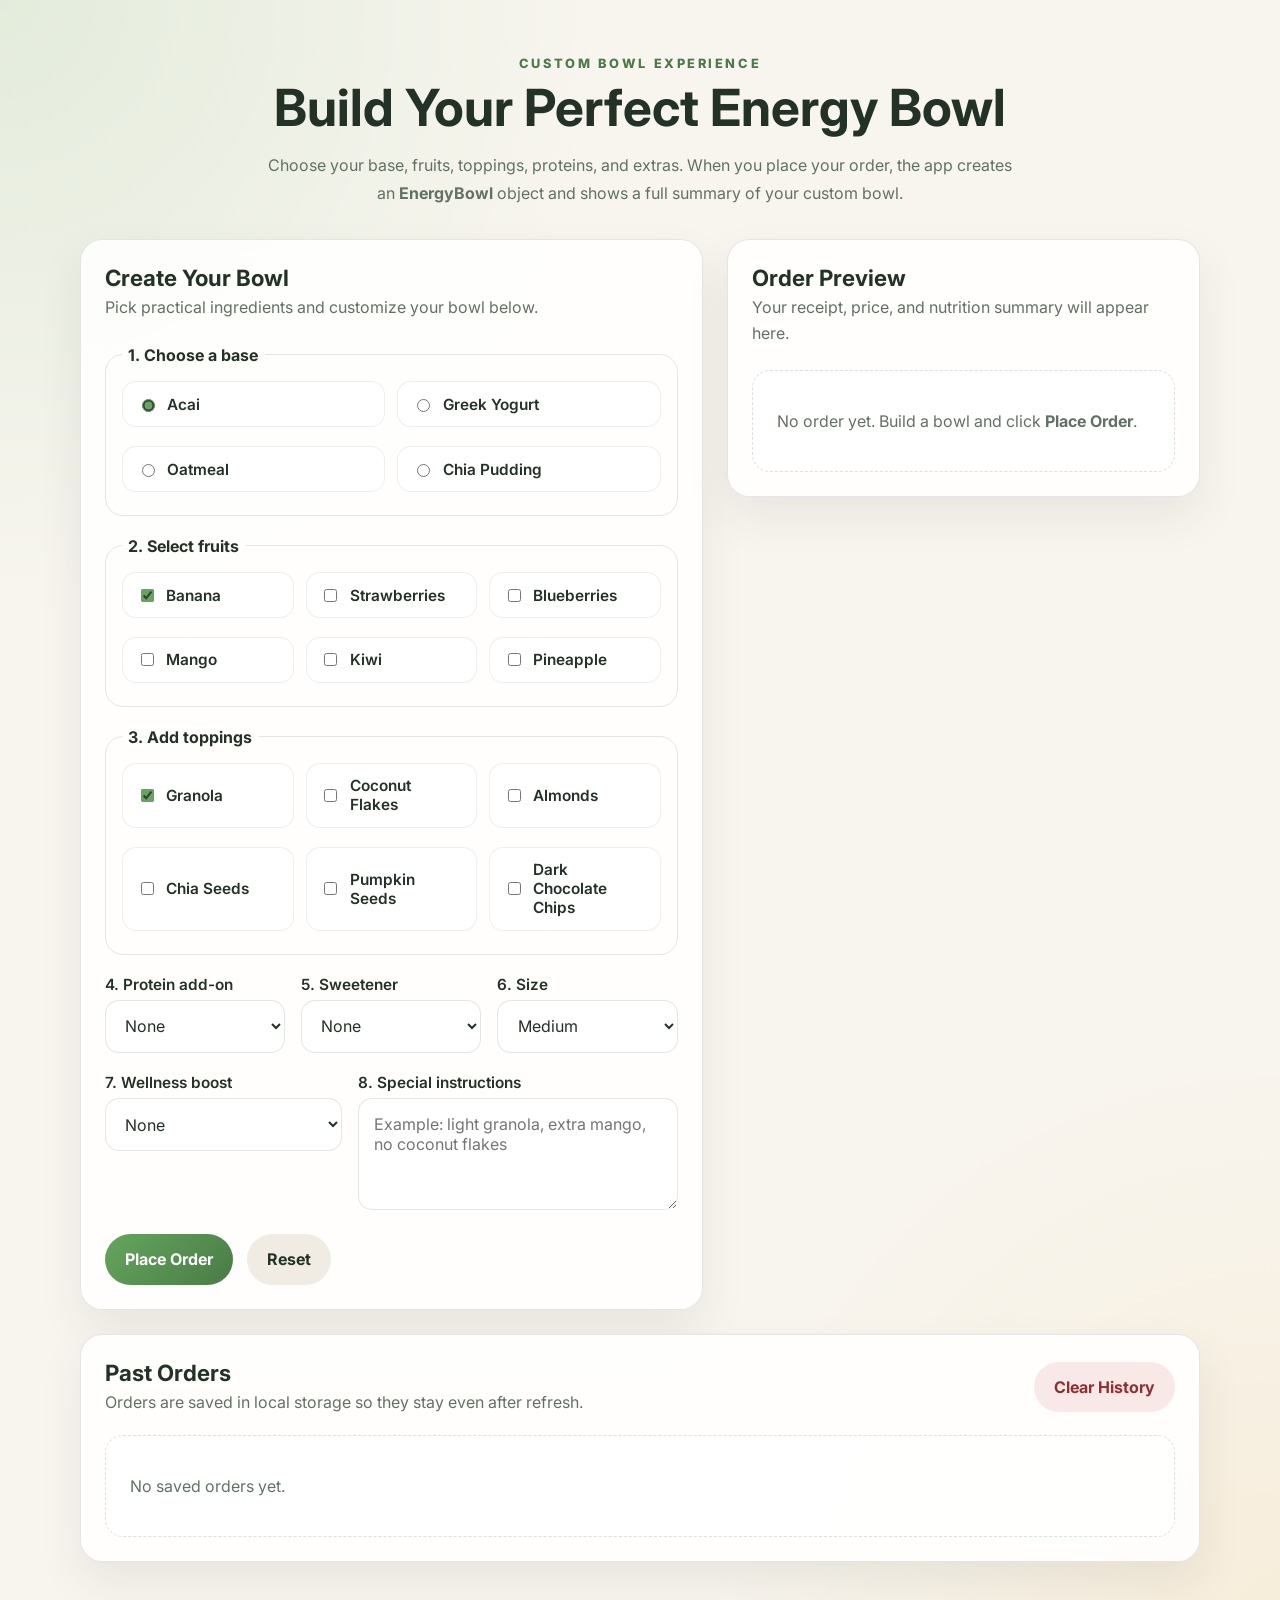
<file: index.html>
<!DOCTYPE html>
<html lang="en">
<head>
  <meta charset="UTF-8" />
  <meta name="viewport" content="width=device-width, initial-scale=1.0" />
  <title>Energy Bowl Builder</title>
  <link rel="preconnect" href="https://fonts.googleapis.com" />
  <link rel="preconnect" href="https://fonts.gstatic.com" crossorigin />
  <link href="https://fonts.googleapis.com/css2?family=Inter:wght@400;500;600;700;800&display=swap" rel="stylesheet" />
  <link rel="stylesheet" href="styles.css" />
</head>
<body>
  <header class="hero">
    <div class="hero__content wrapper">
      <p class="eyebrow">Custom Bowl Experience</p>
      <h1>Build Your Perfect Energy Bowl</h1>
      <p class="hero__text">
        Choose your base, fruits, toppings, proteins, and extras. When you place your order,
        the app creates an <strong>EnergyBowl</strong> object and shows a full summary of your custom bowl.
      </p>
    </div>
  </header>

  <main class="wrapper main-grid">
    <section class="panel form-panel" aria-labelledby="order-form-heading">
      <div class="panel__header">
        <h2 id="order-form-heading">Create Your Bowl</h2>
        <p>Pick practical ingredients and customize your bowl below.</p>
      </div>

      <form id="bowlForm" class="order-form">
        <fieldset>
          <legend>1. Choose a base</legend>
          <div class="options-grid options-grid--two">
            <label class="choice-card">
              <input type="radio" name="base" value="Acai" checked />
              <span>Acai</span>
            </label>
            <label class="choice-card">
              <input type="radio" name="base" value="Greek Yogurt" />
              <span>Greek Yogurt</span>
            </label>
            <label class="choice-card">
              <input type="radio" name="base" value="Oatmeal" />
              <span>Oatmeal</span>
            </label>
            <label class="choice-card">
              <input type="radio" name="base" value="Chia Pudding" />
              <span>Chia Pudding</span>
            </label>
          </div>
        </fieldset>

        <fieldset>
          <legend>2. Select fruits</legend>
          <div class="options-grid">
            <label><input type="checkbox" name="fruits" value="Banana" checked /> Banana</label>
            <label><input type="checkbox" name="fruits" value="Strawberries" /> Strawberries</label>
            <label><input type="checkbox" name="fruits" value="Blueberries" /> Blueberries</label>
            <label><input type="checkbox" name="fruits" value="Mango" /> Mango</label>
            <label><input type="checkbox" name="fruits" value="Kiwi" /> Kiwi</label>
            <label><input type="checkbox" name="fruits" value="Pineapple" /> Pineapple</label>
          </div>
        </fieldset>

        <fieldset>
          <legend>3. Add toppings</legend>
          <div class="options-grid">
            <label><input type="checkbox" name="toppings" value="Granola" checked /> Granola</label>
            <label><input type="checkbox" name="toppings" value="Coconut Flakes" /> Coconut Flakes</label>
            <label><input type="checkbox" name="toppings" value="Almonds" /> Almonds</label>
            <label><input type="checkbox" name="toppings" value="Chia Seeds" /> Chia Seeds</label>
            <label><input type="checkbox" name="toppings" value="Pumpkin Seeds" /> Pumpkin Seeds</label>
            <label><input type="checkbox" name="toppings" value="Dark Chocolate Chips" /> Dark Chocolate Chips</label>
          </div>
        </fieldset>

        <div class="form-row three-col">
          <div>
            <label for="protein">4. Protein add-on</label>
            <select id="protein" name="protein">
              <option value="None">None</option>
              <option value="Vanilla Protein">Vanilla Protein</option>
              <option value="Chocolate Protein">Chocolate Protein</option>
              <option value="Peanut Butter">Peanut Butter</option>
              <option value="Almond Butter">Almond Butter</option>
            </select>
          </div>

          <div>
            <label for="sweetener">5. Sweetener</label>
            <select id="sweetener" name="sweetener">
              <option value="None">None</option>
              <option value="Honey">Honey</option>
              <option value="Maple Syrup">Maple Syrup</option>
              <option value="Agave">Agave</option>
              <option value="Stevia">Stevia</option>
            </select>
          </div>

          <div>
            <label for="size">6. Size</label>
            <select id="size" name="size">
              <option value="Small">Small</option>
              <option value="Medium" selected>Medium</option>
              <option value="Large">Large</option>
            </select>
          </div>
        </div>

        <div class="form-row two-col">
          <div>
            <label for="boost">7. Wellness boost</label>
            <select id="boost" name="boost">
              <option value="None">None</option>
              <option value="Matcha">Matcha</option>
              <option value="Collagen">Collagen</option>
              <option value="Flax">Flax</option>
              <option value="Cacao Nibs">Cacao Nibs</option>
            </select>
          </div>

          <div>
            <label for="instructions">8. Special instructions</label>
            <textarea id="instructions" name="instructions" rows="4" placeholder="Example: light granola, extra mango, no coconut flakes"></textarea>
          </div>
        </div>

        <div class="button-row">
          <button type="submit" class="btn btn--primary">Place Order</button>
          <button type="reset" class="btn btn--secondary" id="resetBtn">Reset</button>
        </div>
      </form>
    </section>

    <aside class="panel output-panel" aria-labelledby="receipt-heading">
      <div class="panel__header">
        <h2 id="receipt-heading">Order Preview</h2>
        <p>Your receipt, price, and nutrition summary will appear here.</p>
      </div>

      <div id="orderOutput" class="empty-state">
        <p>No order yet. Build a bowl and click <strong>Place Order</strong>.</p>
      </div>
    </aside>
  </main>

  <section class="wrapper history-section">
    <div class="panel">
      <div class="panel__header history-header">
        <div>
          <h2>Past Orders</h2>
          <p>Orders are saved in local storage so they stay even after refresh.</p>
        </div>
        <button class="btn btn--danger" id="clearHistoryBtn" type="button">Clear History</button>
      </div>
      <div id="pastOrders" class="history-list empty-state">
        <p>No saved orders yet.</p>
      </div>
    </div>
  </section>

  <script src="script.js"></script>
</body>
</html>
</file>
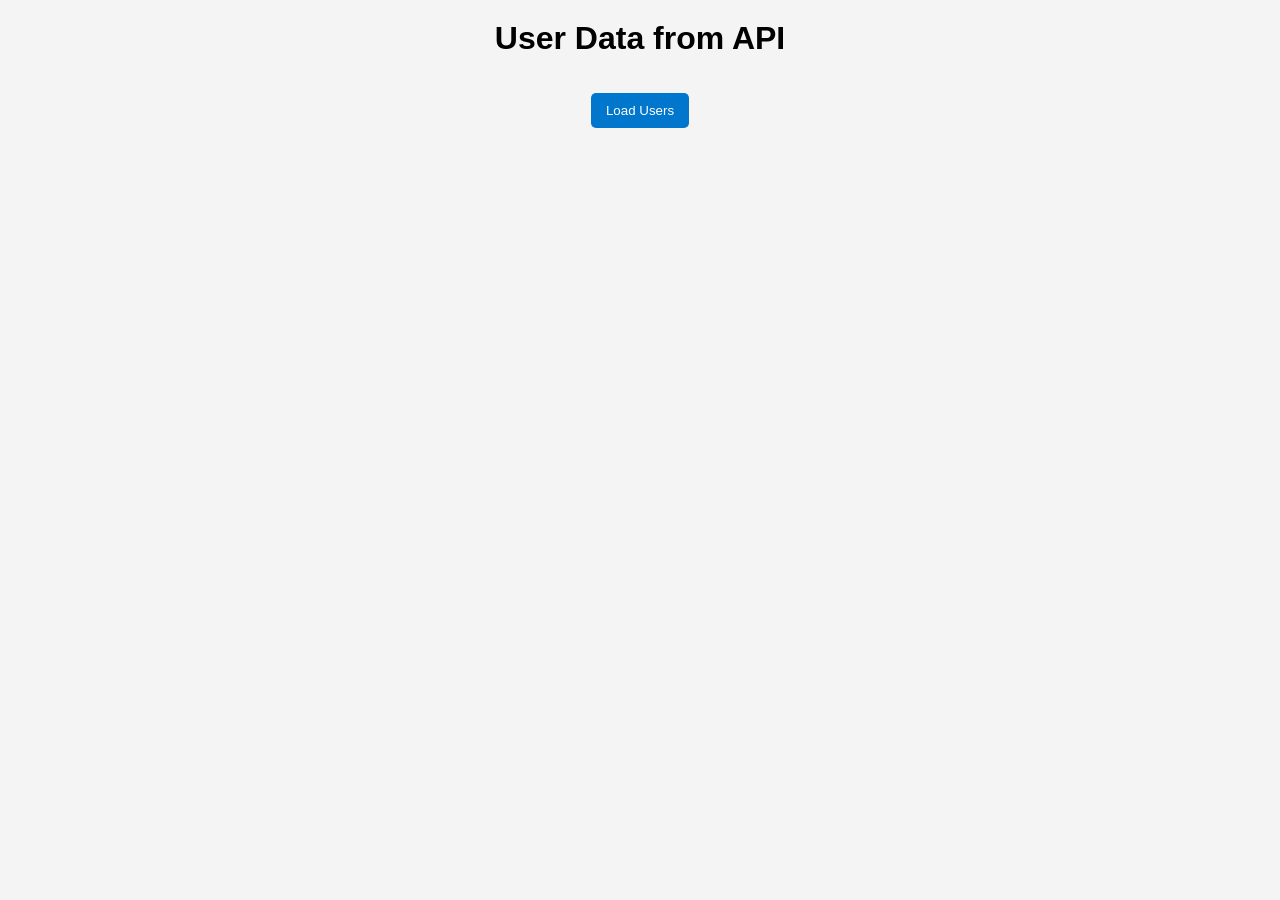
<file: Assignment4-Third Party API's/index.html>
<!-- Initial commit: create basic HTML structure for API project -->
<!DOCTYPE html>
<html lang="en">

<head>
    <!-- Add meta charset -->
    <meta charset="UTF-8">

    <!-- Add page title -->
    <title>API Demo - Users</title>

    <!-- Link CSS file -->
    <link rel="stylesheet" href="style.css">
</head>

<body>

    <!-- Add main heading -->
    <h1>User Data from API</h1>

    <!-- Add button to fetch API data -->
    <button onclick="getUsers()">Load Users</button>

    <!-- Container for displaying API data -->
    <div id="userContainer"></div>

    <!-- Link JavaScript file -->
    <script src="script.js"></script>

</body>

</html>
</file>
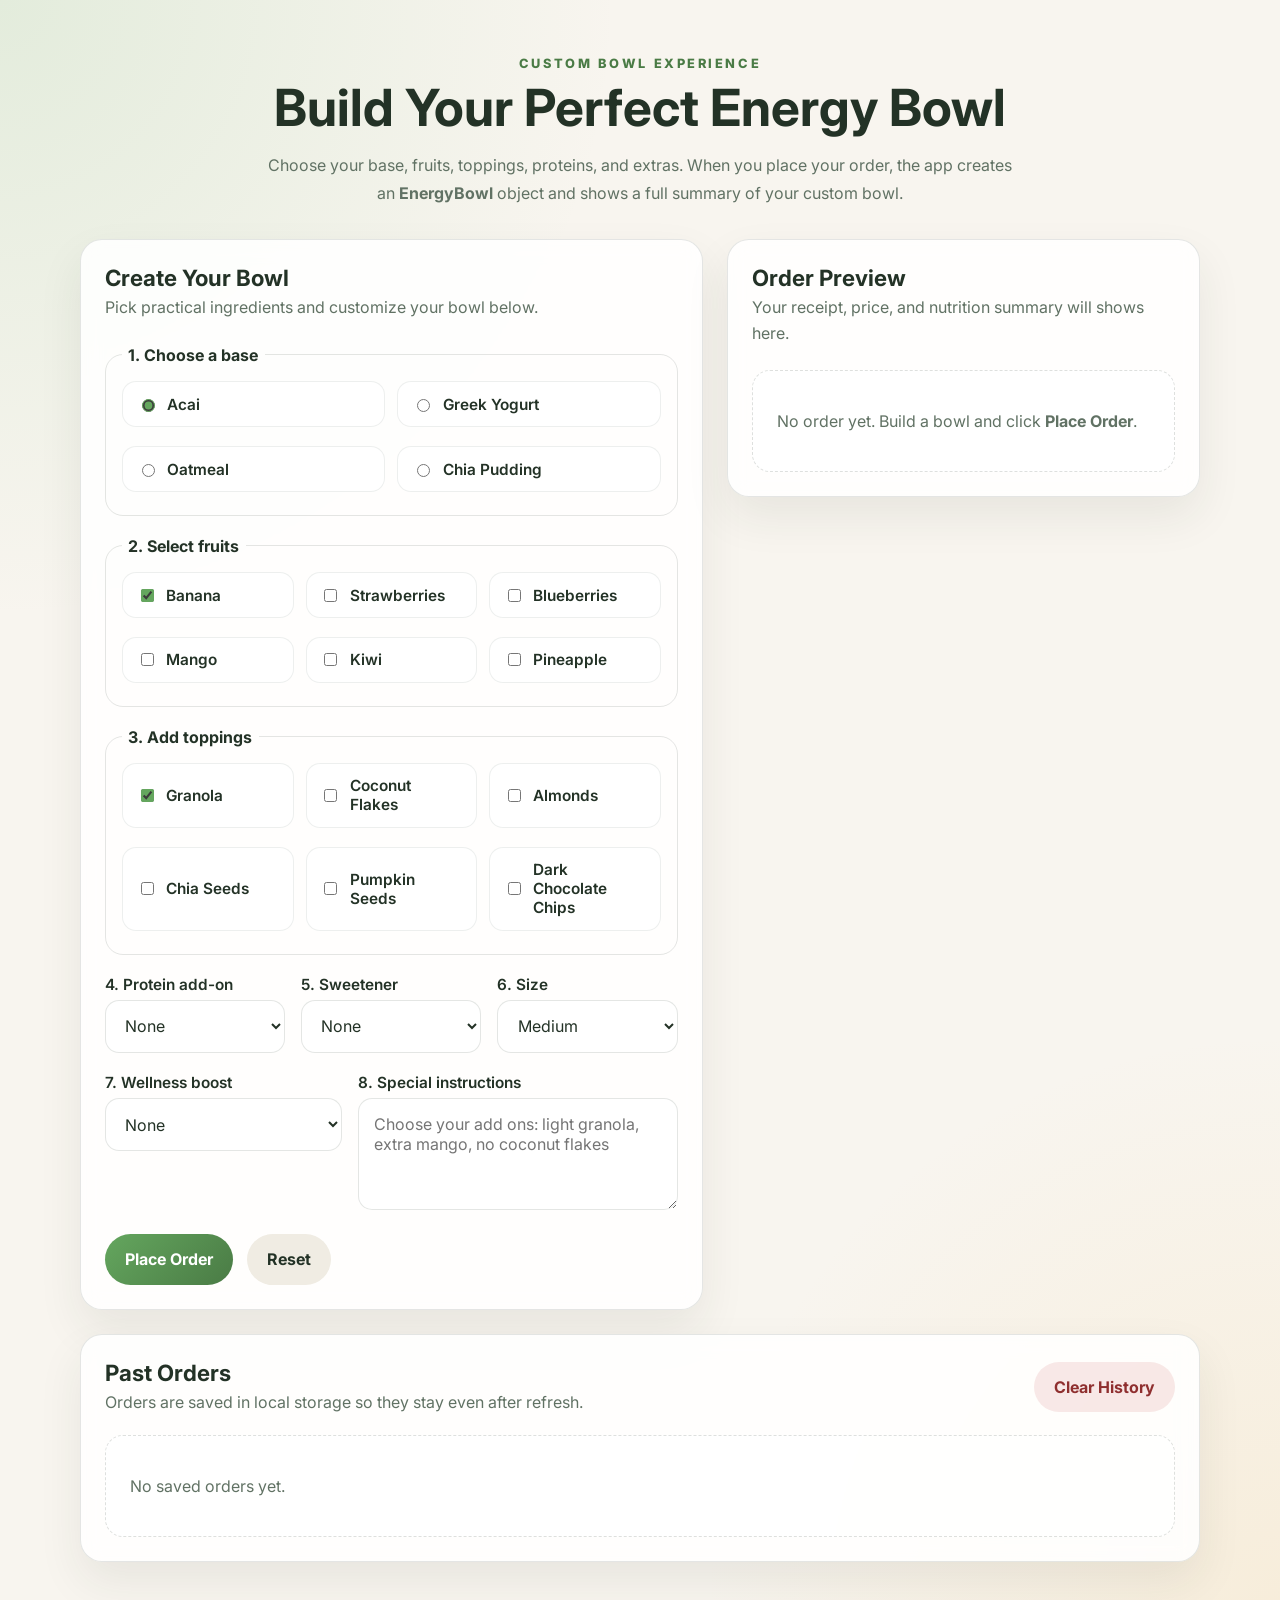
<file: energy bowl builder/index.html>
<!DOCTYPE html>
<html lang="en">
<head>
  <meta charset="UTF-8" />
  <meta name="viewport" content="width=device-width, initial-scale=1.0" />
  <title>Energy Bowl Builder</title>
  <link rel="preconnect" href="https://fonts.googleapis.com" />
  <link rel="preconnect" href="https://fonts.gstatic.com" crossorigin />
  <link href="https://fonts.googleapis.com/css2?family=Inter:wght@400;500;600;700;800&display=swap" rel="stylesheet" />
  <link rel="stylesheet" href="styles.css" />
</head>
<body>
  <header class="hero">
    <div class="hero__content wrapper">
      <p class="eyebrow">Custom Bowl Experience</p>
      <h1>Build Your Perfect Energy Bowl</h1>
      <p class="hero__text">
        Choose your base, fruits, toppings, proteins, and extras. When you place your order,
        the app creates an <strong>EnergyBowl</strong> object and shows a full summary of your custom bowl.
      </p>
    </div>
  </header>

  <main class="wrapper main-grid">
    <section class="panel form-panel" aria-labelledby="order-form-heading">
      <div class="panel__header">
        <h2 id="order-form-heading">Create Your Bowl</h2>
        <p>Pick practical ingredients and customize your bowl below.</p>
      </div>

      <form id="bowlForm" class="order-form">
        <fieldset>
          <legend>1. Choose a base</legend>
          <div class="options-grid options-grid--two">
            <label class="choice-card">
              <input type="radio" name="base" value="Acai" checked />
              <span>Acai</span>
            </label>
            <label class="choice-card">
              <input type="radio" name="base" value="Greek Yogurt" />
              <span>Greek Yogurt</span>
            </label>
            <label class="choice-card">
              <input type="radio" name="base" value="Oatmeal" />
              <span>Oatmeal</span>
            </label>
            <label class="choice-card">
              <input type="radio" name="base" value="Chia Pudding" />
              <span>Chia Pudding</span>
            </label>
          </div>
        </fieldset>

        <fieldset>
          <legend>2. Select fruits</legend>
          <div class="options-grid">
            <label><input type="checkbox" name="fruits" value="Banana" checked /> Banana</label>
            <label><input type="checkbox" name="fruits" value="Strawberries" /> Strawberries</label>
            <label><input type="checkbox" name="fruits" value="Blueberries" /> Blueberries</label>
            <label><input type="checkbox" name="fruits" value="Mango" /> Mango</label>
            <label><input type="checkbox" name="fruits" value="Kiwi" /> Kiwi</label>
            <label><input type="checkbox" name="fruits" value="Pineapple" /> Pineapple</label>
          </div>
        </fieldset>

        <fieldset>
          <legend>3. Add toppings</legend>
          <div class="options-grid">
            <label><input type="checkbox" name="toppings" value="Granola" checked /> Granola</label>
            <label><input type="checkbox" name="toppings" value="Coconut Flakes" /> Coconut Flakes</label>
            <label><input type="checkbox" name="toppings" value="Almonds" /> Almonds</label>
            <label><input type="checkbox" name="toppings" value="Chia Seeds" /> Chia Seeds</label>
            <label><input type="checkbox" name="toppings" value="Pumpkin Seeds" /> Pumpkin Seeds</label>
            <label><input type="checkbox" name="toppings" value="Dark Chocolate Chips" /> Dark Chocolate Chips</label>
          </div>
        </fieldset>

        <div class="form-row three-col">
          <div>
            <label for="protein">4. Protein add-on</label>
            <select id="protein" name="protein">
              <option value="None">None</option>
              <option value="Vanilla Protein">Vanilla Protein</option>
              <option value="Chocolate Protein">Chocolate Protein</option>
              <option value="Peanut Butter">Peanut Butter</option>
              <option value="Almond Butter">Almond Butter</option>
            </select>
          </div>

          <div>
            <label for="sweetener">5. Sweetener</label>
            <select id="sweetener" name="sweetener">
              <option value="None">None</option>
              <option value="Honey">Honey</option>
              <option value="Maple Syrup">Maple Syrup</option>
              <option value="Agave">Agave</option>
              <option value="Stevia">Stevia</option>
            </select>
          </div>

          <div>
            <label for="size">6. Size</label>
            <select id="size" name="size">
              <option value="Small">Small</option>
              <option value="Medium" selected>Medium</option>
              <option value="Large">Large</option>
            </select>
          </div>
        </div>

        <div class="form-row two-col">
          <div>
            <label for="boost">7. Wellness boost</label>
            <select id="boost" name="boost">
              <option value="None">None</option>
              <option value="Matcha">Matcha</option>
              <option value="Collagen">Collagen</option>
              <option value="Flax">Flax</option>
              <option value="Cacao Nibs">Cacao Nibs</option>
            </select>
          </div>

          <div>
            <label for="instructions">8. Special instructions</label>
            <textarea id="instructions" name="instructions" rows="4" placeholder="Choose your add ons: light granola, extra mango, no coconut flakes"></textarea>
          </div>
        </div>

        <div class="button-row">
          <button type="submit" class="btn btn--primary">Place Order</button>
          <button type="reset" class="btn btn--secondary" id="resetBtn">Reset</button>
        </div>
      </form>
    </section>

    <aside class="panel output-panel" aria-labelledby="receipt-heading">
      <div class="panel__header">
        <h2 id="receipt-heading">Order Preview</h2>
        <p>Your receipt, price, and nutrition summary will shows here.</p>
      </div>

      <div id="orderOutput" class="empty-state">
        <p>No order yet. Build a bowl and click <strong>Place Order</strong>.</p>
      </div>
    </aside>
  </main>

  <section class="wrapper history-section">
    <div class="panel">
      <div class="panel__header history-header">
        <div>
          <h2>Past Orders</h2>
          <p>Orders are saved in local storage so they stay even after refresh.</p>
        </div>
        <button class="btn btn--danger" id="clearHistoryBtn" type="button">Clear History</button>
      </div>
      <div id="pastOrders" class="history-list empty-state">
        <p>No saved orders yet.</p>
      </div>
    </div>
  </section>

  <script src="script.js"></script>
</body>
</html>
</file>
<file: styles.css>
:root {
  --bg: #f8f5ef;
  --panel: rgba(255, 255, 255, 0.88);
  --panel-border: rgba(32, 55, 41, 0.12);
  --text: #233226;
  --muted: #617264;
  --accent: #64a65e;
  --accent-dark: #4a7b45;
  --secondary: #f0ece3;
  --danger: #c44d4d;
  --shadow: 0 20px 45px rgba(32, 55, 41, 0.08);
  --radius: 22px;
}

* {
  box-sizing: border-box;
}

html {
  scroll-behavior: smooth;
}

body {
  margin: 0;
  font-family: "Inter", Arial, sans-serif;
  color: var(--text);
  background:
    radial-gradient(circle at top left, rgba(132, 195, 133, 0.18), transparent 30%),
    radial-gradient(circle at bottom right, rgba(242, 200, 124, 0.18), transparent 28%),
    var(--bg);
}

img {
  max-width: 100%;
  display: block;
}

.wrapper {
  width: min(1120px, calc(100% - 2rem));
  margin: 0 auto;
}

.hero {
  padding: 3.5rem 0 2rem;
}

.hero__content {
  text-align: center;
}

.eyebrow {
  margin: 0 0 0.65rem;
  text-transform: uppercase;
  letter-spacing: 0.2em;
  font-size: 0.8rem;
  font-weight: 800;
  color: var(--accent-dark);
}

.hero h1 {
  margin: 0;
  font-size: clamp(2.1rem, 4vw, 3.5rem);
  line-height: 1.05;
}

.hero__text {
  width: min(760px, 100%);
  margin: 1rem auto 0;
  line-height: 1.75;
  color: var(--muted);
}

.main-grid {
  display: grid;
  gap: 1.5rem;
  grid-template-columns: 1.25fr 0.95fr;
  align-items: start;
}

.panel {
  background: var(--panel);
  backdrop-filter: blur(10px);
  border: 1px solid var(--panel-border);
  border-radius: var(--radius);
  box-shadow: var(--shadow);
  padding: 1.5rem;
}

.panel__header h2 {
  margin: 0 0 0.25rem;
  font-size: 1.4rem;
}

.panel__header p {
  margin: 0;
  color: var(--muted);
  line-height: 1.6;
}

.order-form {
  margin-top: 1.5rem;
  display: grid;
  gap: 1.25rem;
}

fieldset {
  margin: 0;
  padding: 1rem;
  border: 1px solid rgba(35, 50, 38, 0.12);
  border-radius: 18px;
}

legend {
  padding: 0 0.4rem;
  font-weight: 700;
}

.options-grid {
  display: grid;
  gap: 0.75rem;
  grid-template-columns: repeat(auto-fit, minmax(150px, 1fr));
}

.options-grid--two {
  grid-template-columns: repeat(2, minmax(0, 1fr));
}

.choice-card,
.options-grid label,
.form-row label {
  font-size: 0.96rem;
}

.choice-card {
  display: flex;
  align-items: center;
  gap: 0.65rem;
  padding: 0.95rem 1rem;
  border-radius: 16px;
  background: #fff;
  border: 1px solid rgba(35, 50, 38, 0.1);
  cursor: pointer;
  transition: transform 0.2s ease, border-color 0.2s ease, box-shadow 0.2s ease;
}

.choice-card:hover,
.options-grid label:hover {
  transform: translateY(-1px);
}

.options-grid label {
  display: flex;
  align-items: center;
  gap: 0.6rem;
  padding: 0.8rem 0.85rem;
  border-radius: 14px;
  background: #fff;
  border: 1px solid rgba(35, 50, 38, 0.08);
  cursor: pointer;
  transition: transform 0.2s ease, border-color 0.2s ease;
}

input[type="radio"],
input[type="checkbox"] {
  accent-color: var(--accent);
}

.form-row {
  display: grid;
  gap: 1rem;
}

.two-col {
  grid-template-columns: 1fr 1.35fr;
}

.three-col {
  grid-template-columns: repeat(3, 1fr);
}

label {
  display: block;
  font-weight: 600;
  margin-bottom: 0.4rem;
}

select,
textarea {
  width: 100%;
  border: 1px solid rgba(35, 50, 38, 0.12);
  border-radius: 14px;
  padding: 0.9rem 0.95rem;
  font: inherit;
  background: #fff;
  color: var(--text);
}

textarea {
  resize: vertical;
  min-height: 112px;
}

.button-row {
  display: flex;
  gap: 0.85rem;
  flex-wrap: wrap;
}

.btn {
  border: 0;
  border-radius: 999px;
  padding: 0.95rem 1.25rem;
  font: inherit;
  font-weight: 700;
  cursor: pointer;
  transition: transform 0.2s ease, opacity 0.2s ease;
}

.btn:hover {
  transform: translateY(-1px);
}

.btn--primary {
  background: linear-gradient(135deg, var(--accent), var(--accent-dark));
  color: #fff;
}

.btn--secondary {
  background: var(--secondary);
  color: var(--text);
}

.btn--danger {
  background: rgba(196, 77, 77, 0.12);
  color: #8f2f2f;
}

.output-panel {
  position: sticky;
  top: 1rem;
}

.empty-state {
  margin-top: 1.5rem;
  padding: 1.5rem;
  border-radius: 18px;
  border: 1px dashed rgba(35, 50, 38, 0.15);
  color: var(--muted);
  background: rgba(255, 255, 255, 0.65);
}

.receipt {
  margin-top: 1.5rem;
  display: grid;
  gap: 1rem;
  animation: fadeUp 0.45s ease;
}

.receipt__visual {
  min-height: 165px;
  display: grid;
  place-items: center;
  font-size: 4.5rem;
  border-radius: 20px;
  background: linear-gradient(135deg, rgba(100, 166, 94, 0.15), rgba(242, 200, 124, 0.18));
}

.receipt__title {
  display: flex;
  justify-content: space-between;
  align-items: center;
  gap: 1rem;
}

.price-badge {
  padding: 0.5rem 0.85rem;
  border-radius: 999px;
  background: rgba(100, 166, 94, 0.12);
  color: var(--accent-dark);
  font-weight: 800;
}

.receipt__section {
  background: #fff;
  border: 1px solid rgba(35, 50, 38, 0.08);
  border-radius: 18px;
  padding: 1rem;
}

.receipt__section h3 {
  margin-top: 0;
  margin-bottom: 0.6rem;
  font-size: 1rem;
}

.receipt__section p,
.receipt__section li {
  line-height: 1.65;
}

.receipt__section ul {
  padding-left: 1.1rem;
  margin: 0;
}

.history-section {
  padding: 1.5rem 0 3rem;
}

.history-header {
  display: flex;
  justify-content: space-between;
  align-items: center;
  gap: 1rem;
}

.history-list {
  margin-top: 1.25rem;
  display: grid;
  gap: 1rem;
}

.history-card {
  background: #fff;
  border: 1px solid rgba(35, 50, 38, 0.08);
  border-radius: 18px;
  padding: 1rem;
  animation: fadeUp 0.35s ease;
}

.history-card__top {
  display: flex;
  justify-content: space-between;
  gap: 1rem;
  align-items: center;
}

.history-card h3 {
  margin: 0 0 0.35rem;
}

.history-card p {
  margin: 0.2rem 0;
  color: var(--muted);
  line-height: 1.6;
}

.muted {
  color: var(--muted);
}

@keyframes fadeUp {
  from {
    opacity: 0;
    transform: translateY(12px);
  }
  to {
    opacity: 1;
    transform: translateY(0);
  }
}

@media (max-width: 900px) {
  .main-grid,
  .three-col,
  .two-col {
    grid-template-columns: 1fr;
  }

  .output-panel {
    position: static;
  }

  .history-header,
  .receipt__title,
  .button-row {
    flex-direction: column;
    align-items: stretch;
  }

  .options-grid--two {
    grid-template-columns: 1fr;
  }
}
</file>
<file: Assignment4-Third Party API's/style.css>
/* Initial commit: add base styling */

body {
    /* Style page background and font */
    font-family: Arial, Helvetica, sans-serif;
    background: #f4f4f4;
    text-align: center;
}

/* Style heading */
h1 {
    margin-top: 20px;
}

/* Style button */
button {
    margin: 15px;
    padding: 10px 15px;
    border: none;
    background: #0077cc;
    color: white;
    border-radius: 5px;
    cursor: pointer;
}

/* Add hover effect */
button:hover {
    background: #005fa3;
}

/* Style container */
#userContainer {
    display: flex;
    flex-wrap: wrap;
    justify-content: center;
    gap: 20px;
}

/* Style user cards */
.userCard {
    background: white;
    padding: 15px;
    width: 250px;
    border-radius: 10px;
    box-shadow: 0 4px 8px rgba(0,0,0,0.2);
}
</file>
<file: energy bowl builder/styles.css>
:root {
  --bg: #f8f5ef;
  --panel: rgba(255, 255, 255, 0.88);
  --panel-border: rgba(32, 55, 41, 0.12);
  --text: #233226;
  --muted: #617264;
  --accent: #64a65e;
  --accent-dark: #4a7b45;
  --secondary: #f0ece3;
  --danger: #c44d4d;
  --shadow: 0 20px 45px rgba(32, 55, 41, 0.08);
  --radius: 22px;
}

* {
  box-sizing: border-box;
}

html {
  scroll-behavior: smooth;
}

body {
  margin: 0;
  font-family: "Inter", Arial, sans-serif;
  color: var(--text);
  background:
    radial-gradient(circle at top left, rgba(132, 195, 133, 0.18), transparent 30%),
    radial-gradient(circle at bottom right, rgba(242, 200, 124, 0.18), transparent 28%),
    var(--bg);
}

img {
  max-width: 100%;
  display: block;
}

.wrapper {
  width: min(1120px, calc(100% - 2rem));
  margin: 0 auto;
}

.hero {
  padding: 3.5rem 0 2rem;
}

.hero__content {
  text-align: center;
}

.eyebrow {
  margin: 0 0 0.65rem;
  text-transform: uppercase;
  letter-spacing: 0.2em;
  font-size: 0.8rem;
  font-weight: 800;
  color: var(--accent-dark);
}

.hero h1 {
  margin: 0;
  font-size: clamp(2.1rem, 4vw, 3.5rem);
  line-height: 1.05;
}

.hero__text {
  width: min(760px, 100%);
  margin: 1rem auto 0;
  line-height: 1.75;
  color: var(--muted);
}

.main-grid {
  display: grid;
  gap: 1.5rem;
  grid-template-columns: 1.25fr 0.95fr;
  align-items: start;
}

.panel {
  background: var(--panel);
  backdrop-filter: blur(10px);
  border: 1px solid var(--panel-border);
  border-radius: var(--radius);
  box-shadow: var(--shadow);
  padding: 1.5rem;
}

.panel__header h2 {
  margin: 0 0 0.25rem;
  font-size: 1.4rem;
}

.panel__header p {
  margin: 0;
  color: var(--muted);
  line-height: 1.6;
}

.order-form {
  margin-top: 1.5rem;
  display: grid;
  gap: 1.25rem;
}

fieldset {
  margin: 0;
  padding: 1rem;
  border: 1px solid rgba(35, 50, 38, 0.12);
  border-radius: 18px;
}

legend {
  padding: 0 0.4rem;
  font-weight: 700;
}

.options-grid {
  display: grid;
  gap: 0.75rem;
  grid-template-columns: repeat(auto-fit, minmax(150px, 1fr));
}

.options-grid--two {
  grid-template-columns: repeat(2, minmax(0, 1fr));
}

.choice-card,
.options-grid label,
.form-row label {
  font-size: 0.96rem;
}

.choice-card {
  display: flex;
  align-items: center;
  gap: 0.65rem;
  padding: 0.95rem 1rem;
  border-radius: 16px;
  background: #fff;
  border: 1px solid rgba(35, 50, 38, 0.1);
  cursor: pointer;
  transition: transform 0.2s ease, border-color 0.2s ease, box-shadow 0.2s ease;
}

.choice-card:hover,
.options-grid label:hover {
  transform: translateY(-1px);
}

.options-grid label {
  display: flex;
  align-items: center;
  gap: 0.6rem;
  padding: 0.8rem 0.85rem;
  border-radius: 14px;
  background: #fff;
  border: 1px solid rgba(35, 50, 38, 0.08);
  cursor: pointer;
  transition: transform 0.2s ease, border-color 0.2s ease;
}

input[type="radio"],
input[type="checkbox"] {
  accent-color: var(--accent);
}

.form-row {
  display: grid;
  gap: 1rem;
}

.two-col {
  grid-template-columns: 1fr 1.35fr;
}

.three-col {
  grid-template-columns: repeat(3, 1fr);
}

label {
  display: block;
  font-weight: 600;
  margin-bottom: 0.4rem;
}

select,
textarea {
  width: 100%;
  border: 1px solid rgba(35, 50, 38, 0.12);
  border-radius: 14px;
  padding: 0.9rem 0.95rem;
  font: inherit;
  background: #fff;
  color: var(--text);
}

textarea {
  resize: vertical;
  min-height: 112px;
}

.button-row {
  display: flex;
  gap: 0.85rem;
  flex-wrap: wrap;
}

.btn {
  border: 0;
  border-radius: 999px;
  padding: 0.95rem 1.25rem;
  font: inherit;
  font-weight: 700;
  cursor: pointer;
  transition: transform 0.2s ease, opacity 0.2s ease;
}

.btn:hover {
  transform: translateY(-1px);
}

.btn--primary {
  background: linear-gradient(135deg, var(--accent), var(--accent-dark));
  color: #fff;
}

.btn--secondary {
  background: var(--secondary);
  color: var(--text);
}

.btn--danger {
  background: rgba(196, 77, 77, 0.12);
  color: #8f2f2f;
}

.output-panel {
  position: sticky;
  top: 1rem;
}

.empty-state {
  margin-top: 1.5rem;
  padding: 1.5rem;
  border-radius: 18px;
  border: 1px dashed rgba(35, 50, 38, 0.15);
  color: var(--muted);
  background: rgba(255, 255, 255, 0.65);
}

.receipt {
  margin-top: 1.5rem;
  display: grid;
  gap: 1rem;
  animation: fadeUp 0.45s ease;
}

.receipt__visual {
  min-height: 165px;
  display: grid;
  place-items: center;
  font-size: 4.5rem;
  border-radius: 20px;
  background: linear-gradient(135deg, rgba(100, 166, 94, 0.15), rgba(242, 200, 124, 0.18));
}

.receipt__title {
  display: flex;
  justify-content: space-between;
  align-items: center;
  gap: 1rem;
}

.price-badge {
  padding: 0.5rem 0.85rem;
  border-radius: 999px;
  background: rgba(100, 166, 94, 0.12);
  color: var(--accent-dark);
  font-weight: 800;
}

.receipt__section {
  background: #fff;
  border: 1px solid rgba(35, 50, 38, 0.08);
  border-radius: 18px;
  padding: 1rem;
}

.receipt__section h3 {
  margin-top: 0;
  margin-bottom: 0.6rem;
  font-size: 1rem;
}

.receipt__section p,
.receipt__section li {
  line-height: 1.65;
}

.receipt__section ul {
  padding-left: 1.1rem;
  margin: 0;
}

.history-section {
  padding: 1.5rem 0 3rem;
}

.history-header {
  display: flex;
  justify-content: space-between;
  align-items: center;
  gap: 1rem;
}

.history-list {
  margin-top: 1.25rem;
  display: grid;
  gap: 1rem;
}

.history-card {
  background: #fff;
  border: 1px solid rgba(35, 50, 38, 0.08);
  border-radius: 18px;
  padding: 1rem;
  animation: fadeUp 0.35s ease;
}

.history-card__top {
  display: flex;
  justify-content: space-between;
  gap: 1rem;
  align-items: center;
}

.history-card h3 {
  margin: 0 0 0.35rem;
}

.history-card p {
  margin: 0.2rem 0;
  color: var(--muted);
  line-height: 1.6;
}

.muted {
  color: var(--muted);
}

@keyframes fadeUp {
  from {
    opacity: 0;
    transform: translateY(12px);
  }
  to {
    opacity: 1;
    transform: translateY(0);
  }
}

@media (max-width: 900px) {
  .main-grid,
  .three-col,
  .two-col {
    grid-template-columns: 1fr;
  }

  .output-panel {
    position: static;
  }

  .history-header,
  .receipt__title,
  .button-row {
    flex-direction: column;
    align-items: stretch;
  }

  .options-grid--two {
    grid-template-columns: 1fr;
  }
}
</file>
